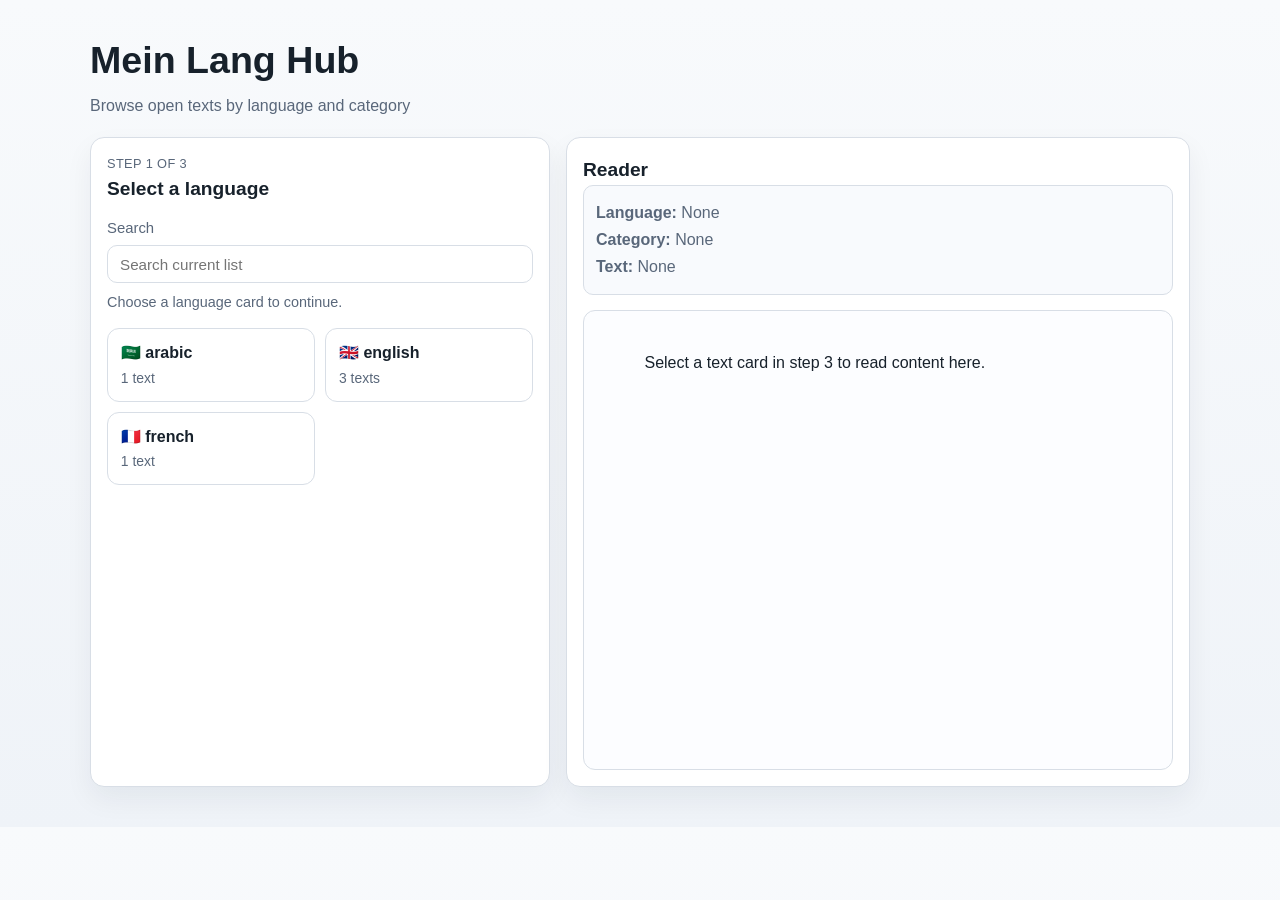
<file: site/index.html>
<!DOCTYPE html>
<html lang="en">
  <head>
    <meta charset="UTF-8" />
    <meta name="viewport" content="width=device-width, initial-scale=1.0" />
    <title>Mein Lang Hub</title>
    <link rel="stylesheet" href="style.css" />
  </head>
  <body>
    <header class="page-header">
      <h1>Mein Lang Hub</h1>
      <p>Browse open texts by language and category</p>
    </header>

    <main class="app" aria-label="Mein Lang Hub Browser">
      <section class="panel browser-panel" aria-labelledby="stepTitle">
        <div class="panel-head">
          <button id="backButton" class="back-button" type="button" hidden>
            Back
          </button>
          <div>
            <p id="stepLabel" class="step-label">Step 1 of 3</p>
            <h2 id="stepTitle">Select a language</h2>
          </div>
        </div>

        <div class="search-group">
          <label for="searchInput">Search</label>
          <input
            id="searchInput"
            type="search"
            placeholder="Search current list"
            autocomplete="off"
            aria-describedby="stepHint"
          />
          <p id="stepHint" class="hint-text">Choose a language card to continue.</p>
        </div>

        <div id="cardGrid" class="card-grid" role="list" aria-live="polite"></div>
        <p id="cardsPlaceholder" class="placeholder" hidden>
          No items to show.
        </p>
      </section>

      <section class="panel reader-panel" aria-labelledby="readerTitle">
        <h2 id="readerTitle">Reader</h2>

        <div class="selection-summary" aria-live="polite">
          <p><strong>Language:</strong> <span id="selectedLanguage">None</span></p>
          <p><strong>Category:</strong> <span id="selectedSubfolder">None</span></p>
          <p><strong>Text:</strong> <span id="selectedFile">None</span></p>
        </div>

        <article id="contentArea" class="content" tabindex="0">
          Select a text card in step 3 to read content here.
        </article>
      </section>
    </main>

    <script src="script.js"></script>
  </body>
</html>
</file>
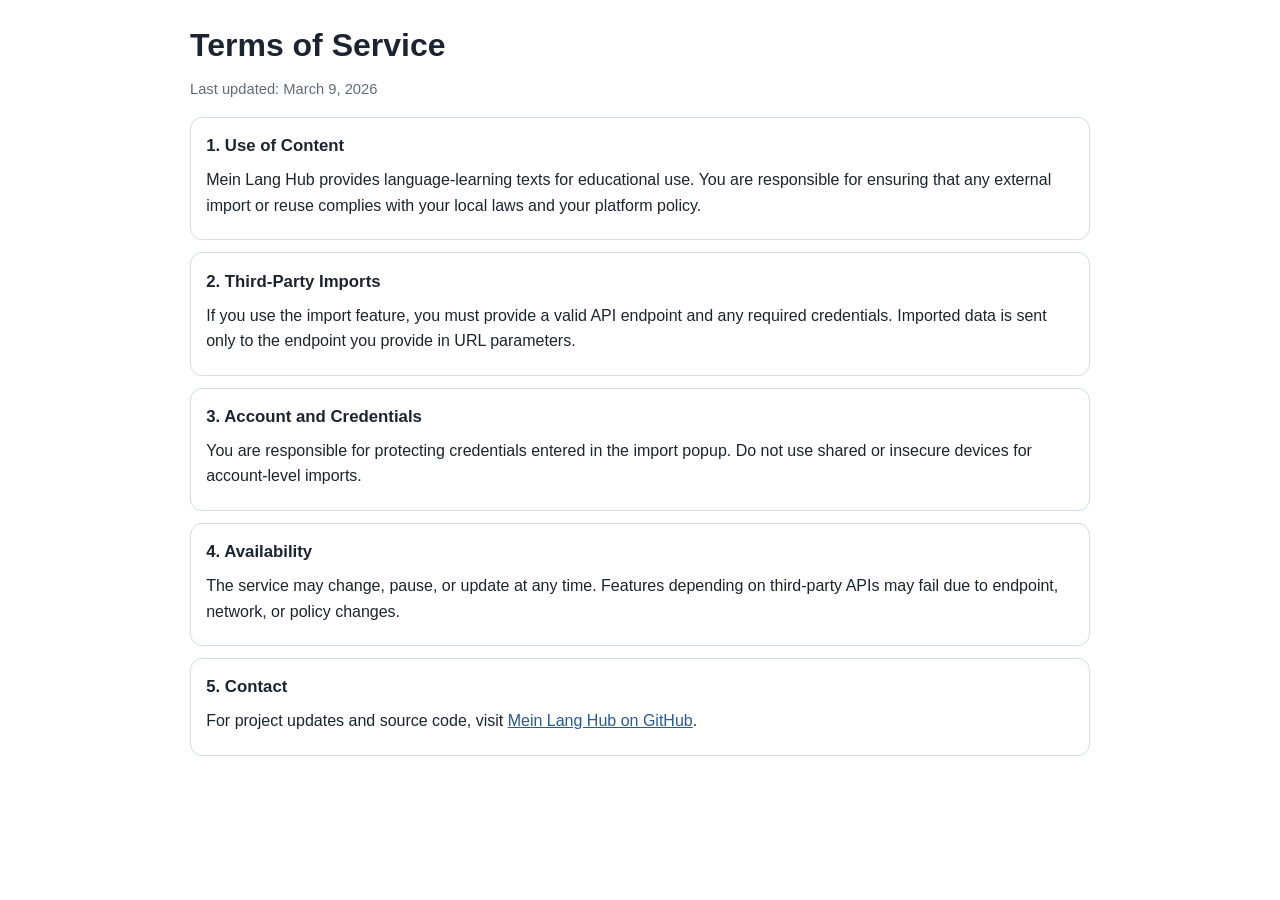
<file: terms-of-service.html>
<!DOCTYPE html>
<html lang="en">
  <head>
    <meta charset="UTF-8" />
    <meta name="viewport" content="width=device-width, initial-scale=1.0" />
    <title>Mein Lang Hub - Terms of Service</title>
    <style>
      :root {
        --text: #1b2430;
        --muted: #5f6c7b;
        --border: #d4dbe4;
        --primary: #275b9a;
      }

      * {
        box-sizing: border-box;
      }

      body {
        margin: 0;
        padding: 1.25rem 0.9rem 2rem;
        color: var(--text);
        font-family: "Segoe UI", Tahoma, Geneva, Verdana, sans-serif;
        line-height: 1.6;
      }

      .wrap {
        max-width: 900px;
        margin: 0 auto;
      }

      h1 {
        margin: 0 0 0.4rem;
        font-size: clamp(1.5rem, 4vw, 2rem);
      }

      .meta {
        margin: 0 0 1rem;
        color: var(--muted);
        font-size: 0.92rem;
      }

      section {
        border: 1px solid var(--border);
        border-radius: 12px;
        padding: 0.95rem;
        margin-bottom: 0.75rem;
      }

      h2 {
        margin: 0 0 0.45rem;
        font-size: 1.05rem;
      }

      p {
        margin: 0.35rem 0;
      }

      a {
        color: var(--primary);
      }
    </style>
  </head>
  <body>
    <main class="wrap">
      <h1>Terms of Service</h1>
      <p class="meta">Last updated: March 9, 2026</p>

      <section>
        <h2>1. Use of Content</h2>
        <p>
          Mein Lang Hub provides language-learning texts for educational use. You are responsible for
          ensuring that any external import or reuse complies with your local laws and your platform policy.
        </p>
      </section>

      <section>
        <h2>2. Third-Party Imports</h2>
        <p>
          If you use the import feature, you must provide a valid API endpoint and any required credentials.
          Imported data is sent only to the endpoint you provide in URL parameters.
        </p>
      </section>

      <section>
        <h2>3. Account and Credentials</h2>
        <p>
          You are responsible for protecting credentials entered in the import popup. Do not use shared or
          insecure devices for account-level imports.
        </p>
      </section>

      <section>
        <h2>4. Availability</h2>
        <p>
          The service may change, pause, or update at any time. Features depending on third-party APIs may
          fail due to endpoint, network, or policy changes.
        </p>
      </section>

      <section>
        <h2>5. Contact</h2>
        <p>
          For project updates and source code, visit
          <a href="https://github.com/abdelzadel/MeinLang-Hub" target="_blank" rel="noopener">Mein Lang Hub on GitHub</a>.
        </p>
      </section>
    </main>
  </body>
</html>
</file>
<file: site/style.css>
:root {
  --bg: #f2f4f7;
  --panel: #ffffff;
  --border: #d8dee6;
  --text: #17212b;
  --muted: #59677a;
  --primary: #1e4e8c;
  --primary-soft: #e8f0fb;
}

* {
  box-sizing: border-box;
}

body {
  margin: 0;
  padding: 2rem 1rem 2.5rem;
  font-family: "Segoe UI", Tahoma, Geneva, Verdana, sans-serif;
  color: var(--text);
  background: linear-gradient(180deg, #f8fafc 0%, #eff3f8 100%);
  line-height: 1.5;
}

.page-header {
  max-width: 1100px;
  margin: 0 auto 1.2rem;
}

.page-header h1 {
  margin: 0;
  font-size: clamp(1.85rem, 4vw, 2.35rem);
}

.page-header p {
  margin: 0.35rem 0 0;
  color: var(--muted);
}

.app {
  max-width: 1100px;
  margin: 0 auto;
  display: grid;
  grid-template-columns: minmax(300px, 460px) minmax(0, 1fr);
  gap: 1rem;
}

.panel {
  background: var(--panel);
  border: 1px solid var(--border);
  border-radius: 14px;
  padding: 1rem;
  box-shadow: 0 12px 28px rgba(17, 28, 45, 0.06);
}

.panel-head {
  display: flex;
  align-items: start;
  gap: 0.8rem;
  margin-bottom: 0.8rem;
}

.step-label {
  margin: 0;
  font-size: 0.8rem;
  letter-spacing: 0.03em;
  text-transform: uppercase;
  color: var(--muted);
}

h2 {
  margin: 0.1rem 0 0;
  font-size: 1.2rem;
}

.back-button {
  border: 1px solid var(--border);
  background: #fff;
  color: var(--text);
  border-radius: 8px;
  padding: 0.4rem 0.65rem;
  cursor: pointer;
  font: inherit;
}

.search-group {
  margin-bottom: 0.9rem;
}

label {
  display: block;
  margin-bottom: 0.4rem;
  color: var(--muted);
  font-size: 0.93rem;
}

input[type="search"] {
  width: 100%;
  border: 1px solid var(--border);
  border-radius: 10px;
  padding: 0.6rem 0.75rem;
  background: #fff;
  color: var(--text);
  font-size: 0.95rem;
}

.hint-text {
  margin: 0.55rem 0 0;
  color: var(--muted);
  font-size: 0.9rem;
}

.card-grid {
  display: grid;
  grid-template-columns: repeat(auto-fill, minmax(170px, 1fr));
  gap: 0.65rem;
}

.card-grid:empty {
  display: none;
}

.card-item {
  border: 1px solid var(--border);
  border-radius: 12px;
  background: #fff;
  padding: 0.75rem 0.8rem;
  text-align: left;
  font: inherit;
  color: var(--text);
  cursor: pointer;
  transition: border-color 0.15s ease, transform 0.15s ease, background 0.15s ease;
}

.card-item:hover {
  transform: translateY(-1px);
  border-color: #bfd0ea;
  background: #fbfdff;
}

.card-item.active {
  border-color: #9ebae0;
  background: var(--primary-soft);
}

.card-main {
  display: block;
  font-weight: 600;
}

.card-sub {
  display: block;
  margin-top: 0.15rem;
  color: var(--muted);
  font-size: 0.87rem;
}

.placeholder {
  margin: 0.25rem 0 0;
  color: var(--muted);
  font-size: 0.92rem;
}

.selection-summary {
  margin-bottom: 0.9rem;
  padding: 0.75rem;
  border: 1px solid var(--border);
  border-radius: 10px;
  background: #f8fafd;
}

.selection-summary p {
  margin: 0.2rem 0;
  color: var(--muted);
}

.content {
  min-height: 460px;
  border: 1px solid var(--border);
  border-radius: 12px;
  padding: 1rem;
  background: #fcfdff;
  white-space: pre-wrap;
  overflow-wrap: break-word;
}

input[type="search"]:focus,
.card-item:focus,
.back-button:focus,
.content:focus {
  outline: 2px solid var(--primary);
  outline-offset: 2px;
}

@media (max-width: 900px) {
  body {
    padding: 1rem 0.8rem 1.75rem;
  }

  .app {
    grid-template-columns: 1fr;
  }

  .content {
    min-height: 320px;
  }
}
</file>
